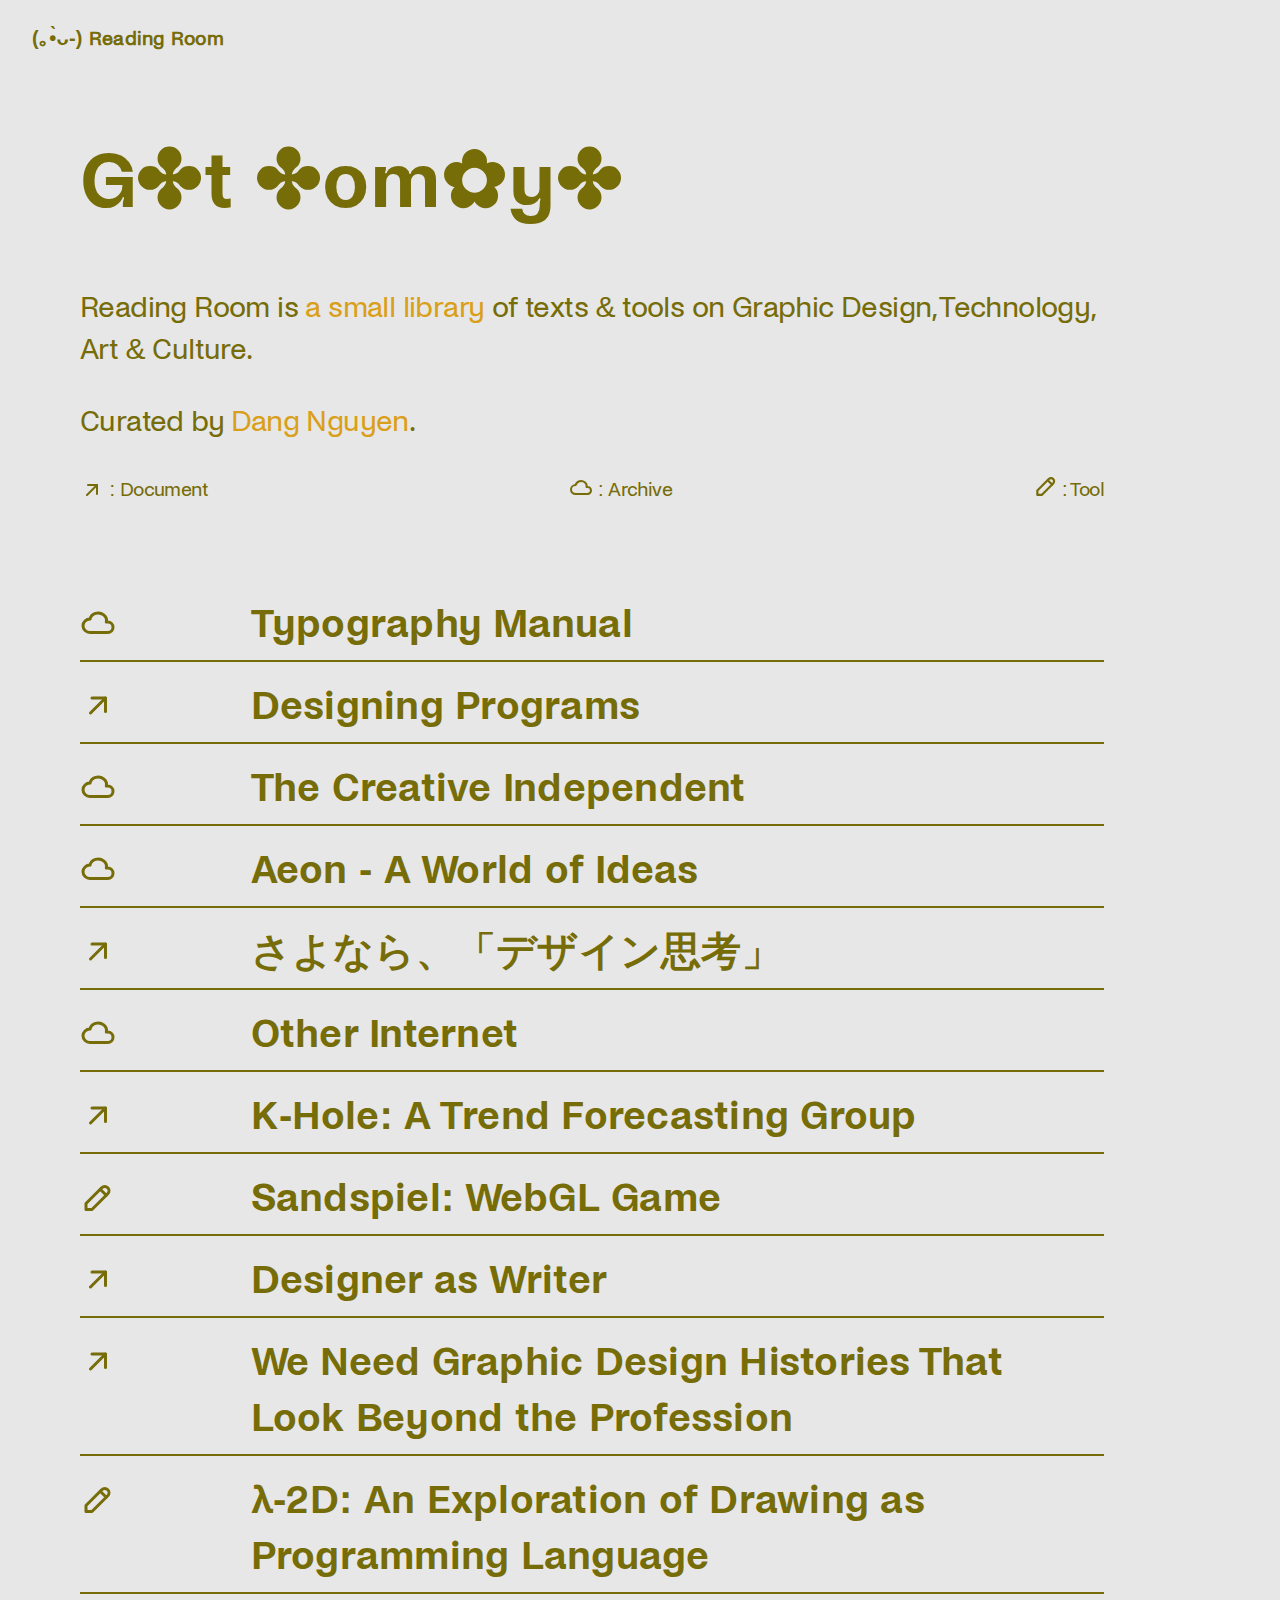
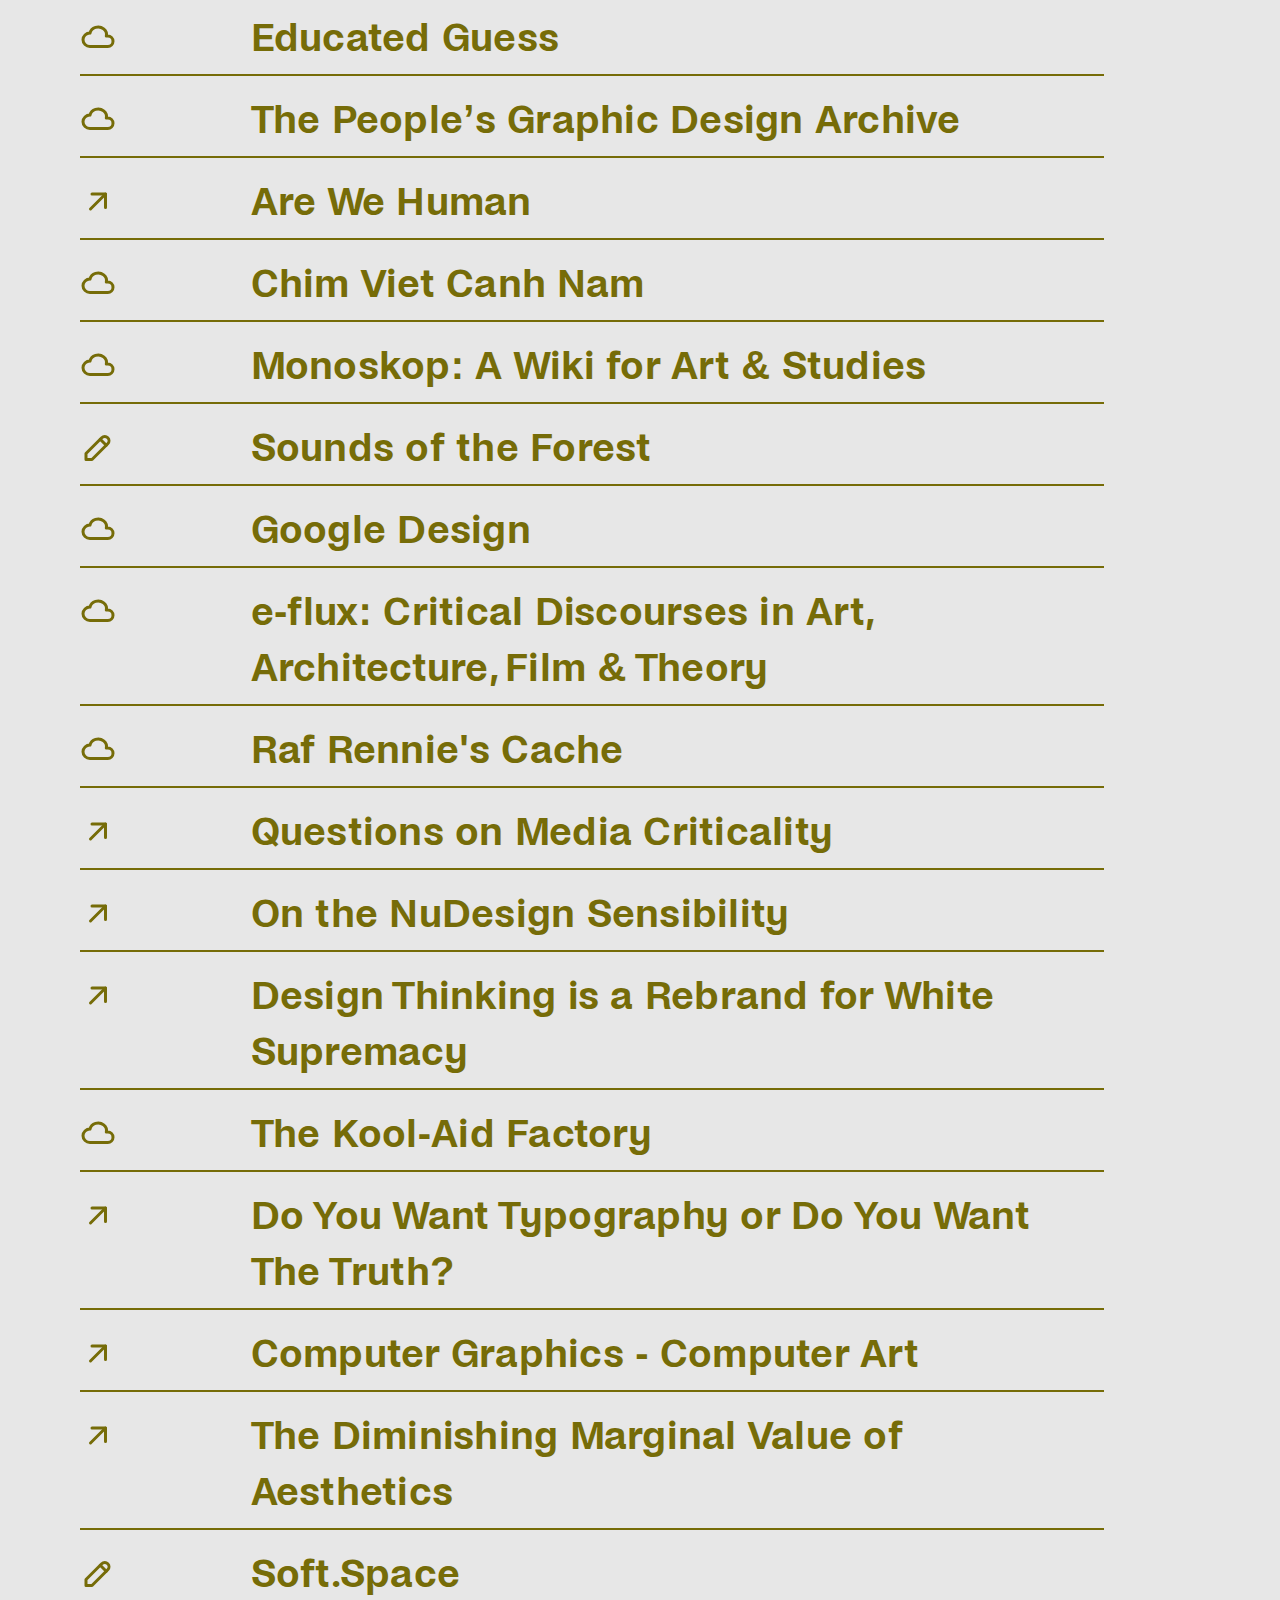
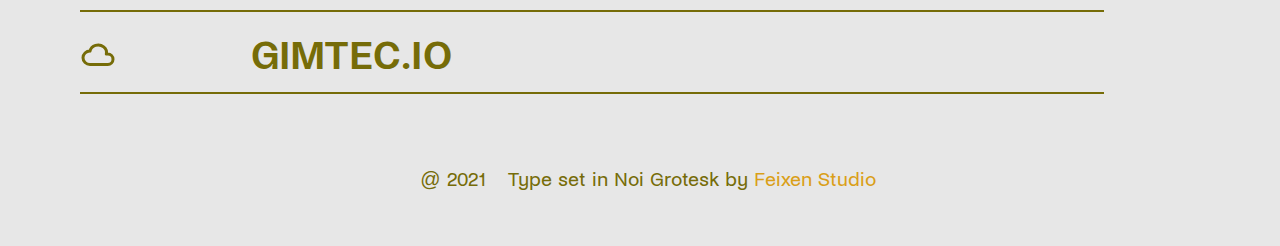
<file: index.html>
<!DOCTYPE html>
<html class="antialiased js bg-cream text-moss" lang="en">
    <head>
        <meta charset="utf-8">
        <meta name="viewport" content="width=device-width,initial-scale=1">
        <script>document.documentElement.className=document.documentElement.className.replace(/\bno-js\b/,'js');</script>
        <link rel="icon" href="https://dagnng.github.io/tld/favicon/favicon.png" type="image/png">
        <link rel="apple-touch-icon" sizes="128x128" href="https://dagnng.github.io/tld/favicon/icon-120.png">
        <link rel="apple-touch-icon" sizes="180x180" href="https://dagnng.github.io/tld/favicon/icon-180.png">
        <link rel="manifest" href="/manifest.json">
        <meta property="og:title" content="Reading Room">
        <meta property="og:description" content="Reading Room">
        <meta property="og:type" content="website">
        <meta property="og:url" content="https://dagnng.github.io/tld/">
        <meta property="og:site_name" content="Reading Room">
        <link rel="stylesheet" href="https://dagnng.github.io/tld/css/normalize.css">
        <title>Reading Room</title>
        
    </head>
   
    <body class="flex flex-col min-h-screen">
        <a href="#start" class="sr-only">Jump to content</a>
        <header class="w-full py-8 px-6 sm:px-8 font-normal">
        <nav class="block flex items-center flex-wrap">
            <a class="flex items-center header-title">
            <span class="font-semibold text-xl md:text-2xl lg:text-2xl "> (｡•̀ᴗ-) Reading Room</span></a></nav>
        </header>
    <main id="start" class="flex-1 pb-8 pt-12 sm:px-8 px-6 w-full max-w-6xl h-entry leading-tight tracking-tight text-2xl sm:text-4xl">
        <article class="container md:max-w-5xl">
            <div class="text-2xl sm:text-3xl leading-tight content">
                <h1 class="text-5xl md:text-6xl font-semibold mb-12"><div class="text-decode">Get comfy, read with me!</div></h1>
                <script type="text/javascript">
                    class TextScramble {
                    constructor(el){
                    this.el = el;
                    this.chars = '✿✤✦♪';
                    this.update = this.update.bind(this);
                    }
  
                    setText(newText){
                    const oldText = this.el.innerText;
                    const length = Math.max(newText.length);
                    const promise = new Promise((resolve)=>this.resolve = resolve);
    
                    this.queue = [];
                    for(let i = 0;i<length;i++){
                    const from = oldText[i] || '';
                    const to  = newText[i] || '';
                    const start = Math.floor(Math.random()*70);
                    const end = Math.floor(Math.random()*70) + start;
                    this.queue.push({from,to,start,end});
                    }
    
                    cancelAnimationFrame(this.frameRequest);
                    this.frame = 0;
                    this.update();
                    return promise;
                     }
  
                    update(){
                    let output = '';
                    let complete = 0;
                    for(let i=0,n=this.queue.length;i<n;i++){
                    let {from,to,start,end,char} = this.queue[i];
      
                    if(this.frame >= end){
                    complete++;
                    output += to;
                    }else if(this.frame >= start){
                    if(!char || Math.random() < 0.1){char = this.randomChar();this.queue[i].char = char;}
                    output += `<span class='dud'>${char}</span>`;
                    }else {
                    output += from;
                    }
                    }
                    this.el.innerHTML = output;
                    if(complete === this.queue.length){this.resolve();}else{
                    this.frameRequest = requestAnimationFrame(this.update);this.frame++;}
                    }
  
                    randomChar(){
                    return this.chars[Math.floor(Math.random() * this.chars.length)]
                    }
                    }

                    const phrases = [
  'Get comfy,',
  'Read with me!',
  '快適になって、',
  '一緒に読んでおこう。'
 
]

                    const el = document.querySelector('.text-decode');
                    const fx = new TextScramble(el);

                    let counter = 0;
                    const next = () => {
                    fx.setText(phrases[counter]).then(()=>{
                    setTimeout(next,800)
                    })
                    counter = (counter+1) % phrases.length
                    }

                    next()
                </script>
                <p> Reading Room is <a href="">a small library</a> of texts & tools on Graphic Design, Technology, Art & Culture.</p>
                    
                <p>Curated by   
                <a href="https://dagnng.site"/>Dang Nguyen</a>.</p>
                
            </div>
            <div class="text-xl sm:text-xl leading-tight content sub">
                <span><svg xmlns="http://www.w3.org/2000/svg" class="icon icon-tabler icon-tabler-arrow-up-right" width="24" height="24" viewBox="0 -6 24 24" stroke-width="2" stroke="currentColor" fill="none" stroke-linecap="round" stroke-linejoin="round">
                    <path stroke="none" d="M0 0h24v24H0z" fill="none"></path>
                    <line x1="17" y1="7" x2="7" y2="17"></line>
                    <polyline points="8 7 17 7 17 16"></polyline>
                 </svg> : Document</span>
                 <span><svg xmlns="http://www.w3.org/2000/svg" class="icon icon-tabler icon-tabler-cloud" width="24" height="24" viewBox="0 -3 24 22" stroke-width="2" stroke="currentColor" fill="none" stroke-linecap="round" stroke-linejoin="round">
                    <path stroke="none" d="M0 0h24v24H0z" fill="none"></path>
                    <path d="M6.657 18c-2.572 0 -4.657 -2.007 -4.657 -4.483c0 -2.475 2.085 -4.482 4.657 -4.482c.393 -1.762 1.794 -3.2 3.675 -3.773c1.88 -.572 3.956 -.193 5.444 .996c1.488 1.19 2.162 3.007 1.77 4.769h.99c1.913 0 3.464 1.56 3.464 3.486c0 1.927 -1.551 3.487 -3.465 3.487h-11.878"></path>
                 </svg> : Archive</span>
                 <span><svg xmlns="http://www.w3.org/2000/svg" class="icon icon-tabler icon-tabler-pencil" width="24" height="24" viewBox="0 0 22 20" stroke-width="2" stroke="currentColor" fill="none" stroke-linecap="round" stroke-linejoin="round">
                    <path stroke="none" d="M0 0h24v24H0z" fill="none"></path>
                    <path d="M4 20h4l10.5 -10.5a1.5 1.5 0 0 0 -4 -4l-10.5 10.5v4"></path>
                    <line x1="13.5" y1="6.5" x2="17.5" y2="10.5"></line>
                 </svg> : Tool</span>
            </div>
        <ul class="mt-16">
            <li class="mb-4">
                <a href="typography.html" target=”_blank” class="summary-link no-underline" title="Typography Manual">
                 <section class="sm:grid sm:grid-rows-1 sm:grid-cols-6 border-b-2 first:border-t-2">
                <div class="sm:col-span-1 text-sm sm:text-2xl md:text-4xl mb-1 sm:mb-0 mr-2 sm:align-right font-semibold"><svg xmlns="http://www.w3.org/2000/svg" class="icon icon-tabler icon-tabler-cloud" width="36" height="36" viewBox="0 -3 24 24" stroke-width="2" stroke="currentColor" fill="none" stroke-linecap="round" stroke-linejoin="round">
                    <path stroke="none" d="M0 0h24v24H0z" fill="none"></path>
                    <path d="M6.657 18c-2.572 0 -4.657 -2.007 -4.657 -4.483c0 -2.475 2.085 -4.482 4.657 -4.482c.393 -1.762 1.794 -3.2 3.675 -3.773c1.88 -.572 3.956 -.193 5.444 .996c1.488 1.19 2.162 3.007 1.77 4.769h.99c1.913 0 3.464 1.56 3.464 3.486c0 1.927 -1.551 3.487 -3.465 3.487h-11.878"></path>
                 </svg></div>
                <h2 class="mb-2 sm:col-span-5 text-2xl md:text-4xl inline-block font-semibold">Typography Manual</h2></section></a></li>
            <li class="mb-4">
                <a href="https://designingprograms.bitbucket.io/index.html" target=”_blank” class="summary-link no-underline" title="Designing Programs">
                <section class="sm:grid sm:grid-rows-1 sm:grid-cols-6 border-b-2 first:border-t-2">
                <div class="sm:col-span-1 text-sm sm:text-2xl md:text-4xl mb-1 sm:mb-0 mr-2 sm:align-right font-semibold"><svg xmlns="http://www.w3.org/2000/svg" class="icon icon-tabler icon-tabler-arrow-up-right" width="36" height="36" viewBox="0 -3 24 24" stroke-width="2" stroke="currentColor" fill="none" stroke-linecap="round" stroke-linejoin="round">
                    <path stroke="none" d="M0 0h24v24H0z" fill="none"></path>
                    <line x1="17" y1="7" x2="7" y2="17"></line>
                    <polyline points="8 7 17 7 17 16"></polyline>
                 </svg></div>
                <h2 class="mb-2 sm:col-span-5 text-2xl md:text-4xl inline-block font-semibold">Designing Programs</h2></section></a></li>
            <li class="mb-4">
                <a href="https://thecreativeindependent.com/" target=”_blank” class="summary-link no-underline" title="The Creative Independent">
                 <section class="sm:grid sm:grid-rows-1 sm:grid-cols-6 border-b-2 first:border-t-2">
                <div class="sm:col-span-1 text-sm sm:text-2xl md:text-4xl mb-1 sm:mb-0 mr-2 sm:align-right font-semibold"><svg xmlns="http://www.w3.org/2000/svg" class="icon icon-tabler icon-tabler-cloud" width="36" height="36" viewBox="0 -3 24 24" stroke-width="2" stroke="currentColor" fill="none" stroke-linecap="round" stroke-linejoin="round">
                    <path stroke="none" d="M0 0h24v24H0z" fill="none"></path>
                    <path d="M6.657 18c-2.572 0 -4.657 -2.007 -4.657 -4.483c0 -2.475 2.085 -4.482 4.657 -4.482c.393 -1.762 1.794 -3.2 3.675 -3.773c1.88 -.572 3.956 -.193 5.444 .996c1.488 1.19 2.162 3.007 1.77 4.769h.99c1.913 0 3.464 1.56 3.464 3.486c0 1.927 -1.551 3.487 -3.465 3.487h-11.878"></path>
                 </svg></div>
                <h2 class="mb-2 sm:col-span-5 text-2xl md:text-4xl inline-block font-semibold">The Creative Independent</h2></section></a></li>
            <li class="mb-4">
                <a href="https://aeon.co/" target=”_blank” class="summary-link no-underline" title="Aeon - A World of Ideas">
                <section class="sm:grid sm:grid-rows-1 sm:grid-cols-6 border-b-2 first:border-t-2">
                <div class="sm:col-span-1 text-sm sm:text-2xl md:text-4xl mb-1 sm:mb-0 mr-2 sm:align-right font-semibold"><svg xmlns="http://www.w3.org/2000/svg" class="icon icon-tabler icon-tabler-cloud" width="36" height="36" viewBox="0 -3 24 24" stroke-width="2" stroke="currentColor" fill="none" stroke-linecap="round" stroke-linejoin="round">
                    <path stroke="none" d="M0 0h24v24H0z" fill="none"></path>
                    <path d="M6.657 18c-2.572 0 -4.657 -2.007 -4.657 -4.483c0 -2.475 2.085 -4.482 4.657 -4.482c.393 -1.762 1.794 -3.2 3.675 -3.773c1.88 -.572 3.956 -.193 5.444 .996c1.488 1.19 2.162 3.007 1.77 4.769h.99c1.913 0 3.464 1.56 3.464 3.486c0 1.927 -1.551 3.487 -3.465 3.487h-11.878"></path>
                 </svg></div>
                <h2 class="mb-2 sm:col-span-5 text-2xl md:text-4xl inline-block font-semibold">Aeon - A World of Ideas</h2></section></a></li>
            <li class="mb-4">
                <a href="https://note.com/kesikijp/n/nbe251c95f80c" target=”_blank” class="summary-link no-underline" title="さよなら、「デザイン思考」">
                <section class="sm:grid sm:grid-rows-1 sm:grid-cols-6 border-b-2 first:border-t-2">
                <div class="sm:col-span-1 text-sm sm:text-2xl md:text-4xl mb-1 sm:mb-0 mr-2 sm:align-right font-semibold"><svg xmlns="http://www.w3.org/2000/svg" class="icon icon-tabler icon-tabler-arrow-up-right" width="36" height="36" viewBox="0 -3 24 24" stroke-width="2" stroke="currentColor" fill="none" stroke-linecap="round" stroke-linejoin="round">
                    <path stroke="none" d="M0 0h24v24H0z" fill="none"></path>
                    <line x1="17" y1="7" x2="7" y2="17"></line>
                    <polyline points="8 7 17 7 17 16"></polyline>
                 </svg></div>
                <h2 class="mb-2 sm:col-span-5 text-2xl md:text-4xl inline-block font-semibold">さよなら、「デザイン思考」</h2></section></a></li>
            <li class="mb-4">
                <a href="https://otherinter.net/"target=”_blank” class="summary-link no-underline" title="Other Internet">
                <section class="sm:grid sm:grid-rows-1 sm:grid-cols-6 border-b-2 first:border-t-2">
                <div class="sm:col-span-1 text-sm sm:text-2xl md:text-4xl mb-1 sm:mb-0 mr-2 sm:align-right font-semibold"><svg xmlns="http://www.w3.org/2000/svg" class="icon icon-tabler icon-tabler-cloud" width="36" height="36" viewBox="0 -3 24 24" stroke-width="2" stroke="currentColor" fill="none" stroke-linecap="round" stroke-linejoin="round">
                    <path stroke="none" d="M0 0h24v24H0z" fill="none"></path>
                    <path d="M6.657 18c-2.572 0 -4.657 -2.007 -4.657 -4.483c0 -2.475 2.085 -4.482 4.657 -4.482c.393 -1.762 1.794 -3.2 3.675 -3.773c1.88 -.572 3.956 -.193 5.444 .996c1.488 1.19 2.162 3.007 1.77 4.769h.99c1.913 0 3.464 1.56 3.464 3.486c0 1.927 -1.551 3.487 -3.465 3.487h-11.878"></path>
                 </svg></div>
                <h2 class="mb-2 sm:col-span-5 text-2xl md:text-4xl inline-block font-semibold">Other Internet</h2></section></a></li>
            <li class="mb-4">
                <a href="http://khole.net/"target=”_blank” class="summary-link no-underline" title="K-Hole">
                <section class="sm:grid sm:grid-rows-1 sm:grid-cols-6 border-b-2 first:border-t-2">
                <div class="sm:col-span-1 text-sm sm:text-2xl md:text-4xl mb-1 sm:mb-0 mr-2 sm:align-right font-semibold"><svg xmlns="http://www.w3.org/2000/svg" class="icon icon-tabler icon-tabler-arrow-up-right" width="36" height="36" viewBox="0 -3 24 24" stroke-width="2" stroke="currentColor" fill="none" stroke-linecap="round" stroke-linejoin="round">
                    <path stroke="none" d="M0 0h24v24H0z" fill="none"></path>
                    <line x1="17" y1="7" x2="7" y2="17"></line>
                    <polyline points="8 7 17 7 17 16"></polyline>
                 </svg></div>
                <h2 class="mb-2 sm:col-span-5 text-2xl md:text-4xl inline-block font-semibold">K-Hole: A Trend Forecasting Group</h2></section></a></li>
            <li class="mb-4">
                <a href="https://sandspiel.club/#"target=”_blank” class="summary-link no-underline" title="Sandspiel.Club">
                <section class="sm:grid sm:grid-rows-1 sm:grid-cols-6 border-b-2 first:border-t-2">
                <div class="sm:col-span-1 text-sm sm:text-2xl md:text-4xl mb-1 sm:mb-0 mr-2 sm:align-right font-semibold"><svg xmlns="http://www.w3.org/2000/svg" class="icon icon-tabler icon-tabler-pencil" width="36" height="36" viewBox="0 -3 24 24" stroke-width="2" stroke="currentColor" fill="none" stroke-linecap="round" stroke-linejoin="round">
                    <path stroke="none" d="M0 0h24v24H0z" fill="none"></path>
                    <path d="M4 20h4l10.5 -10.5a1.5 1.5 0 0 0 -4 -4l-10.5 10.5v4"></path>
                    <line x1="13.5" y1="6.5" x2="17.5" y2="10.5"></line>
                 </svg></div>
                <h2 class="mb-2 sm:col-span-5 text-2xl md:text-4xl inline-block font-semibold">Sandspiel: WebGL Game</h2></section></a></li>
            <li class="mb-4">
                <a href="https://stasaki.com/designer-as-writer/"target=”_blank” class="summary-link no-underline" title="Designer as Writer">
                <section class="sm:grid sm:grid-rows-1 sm:grid-cols-6 border-b-2 first:border-t-2">
                <div class="sm:col-span-1 text-sm sm:text-2xl md:text-4xl mb-1 sm:mb-0 mr-2 sm:align-right font-semibold"><svg xmlns="http://www.w3.org/2000/svg" class="icon icon-tabler icon-tabler-arrow-up-right" width="36" height="36" viewBox="0 -3 24 24" stroke-width="2" stroke="currentColor" fill="none" stroke-linecap="round" stroke-linejoin="round">
                    <path stroke="none" d="M0 0h24v24H0z" fill="none"></path>
                    <line x1="17" y1="7" x2="7" y2="17"></line>
                    <polyline points="8 7 17 7 17 16"></polyline>
                 </svg></div>
                <h2 class="mb-2 sm:col-span-5 text-2xl md:text-4xl inline-block font-semibold">Designer as Writer</h2></section></a></li>
            <li class="mb-4">
                <a href="https://eyeondesign.aiga.org/we-need-graphic-design-histories-that-look-beyond-the-profession/"target=”_blank” class="summary-link no-underline" title="We Need Graphic Design Histories That Look Beyond the Profession">
                <section class="sm:grid sm:grid-rows-1 sm:grid-cols-6 border-b-2 first:border-t-2">
                <div class="sm:col-span-1 text-sm sm:text-2xl md:text-4xl mb-1 sm:mb-0 mr-2 sm:align-right font-semibold"><svg xmlns="http://www.w3.org/2000/svg" class="icon icon-tabler icon-tabler-arrow-up-right" width="36" height="36" viewBox="0 -3 24 24" stroke-width="2" stroke="currentColor" fill="none" stroke-linecap="round" stroke-linejoin="round">
                    <path stroke="none" d="M0 0h24v24H0z" fill="none"></path>
                    <line x1="17" y1="7" x2="7" y2="17"></line>
                    <polyline points="8 7 17 7 17 16"></polyline>
                 </svg></div>
                <h2 class="mb-2 sm:col-span-5 text-2xl md:text-4xl inline-block font-semibold">We Need Graphic Design Histories That Look Beyond the Profession</h2></section></a></li>
            <li class="mb-4">
                <a href="https://l-2d.glitch.me/"target=”_blank” class="summary-link no-underline" title="λ-2D: An Exploration of Drawing as Programming Language">
                <section class="sm:grid sm:grid-rows-1 sm:grid-cols-6 border-b-2 first:border-t-2">
                <div class="sm:col-span-1 text-sm sm:text-2xl md:text-4xl mb-1 sm:mb-0 mr-2 sm:align-right font-semibold"><svg xmlns="http://www.w3.org/2000/svg" class="icon icon-tabler icon-tabler-pencil" width="36" height="36" viewBox="0 -3 24 24" stroke-width="2" stroke="currentColor" fill="none" stroke-linecap="round" stroke-linejoin="round">
                    <path stroke="none" d="M0 0h24v24H0z" fill="none"></path>
                    <path d="M4 20h4l10.5 -10.5a1.5 1.5 0 0 0 -4 -4l-10.5 10.5v4"></path>
                    <line x1="13.5" y1="6.5" x2="17.5" y2="10.5"></line>
                 </svg></div>
                <h2 class="mb-2 sm:col-span-5 text-2xl md:text-4xl inline-block font-semibold">λ-2D: An Exploration of Drawing as Programming Language</h2></section></a></li>
            <li class="mb-4">
                <a href="https://www.educated--guess.com/"target=”_blank” class="summary-link no-underline" title="Educated Guess">
                <section class="sm:grid sm:grid-rows-1 sm:grid-cols-6 border-b-2 first:border-t-2">
                <div class="sm:col-span-1 text-sm sm:text-2xl md:text-4xl mb-1 sm:mb-0 mr-2 sm:align-right font-semibold"><svg xmlns="http://www.w3.org/2000/svg" class="icon icon-tabler icon-tabler-cloud" width="36" height="36" viewBox="0 -3 24 24" stroke-width="2" stroke="currentColor" fill="none" stroke-linecap="round" stroke-linejoin="round">
                    <path stroke="none" d="M0 0h24v24H0z" fill="none"></path>
                    <path d="M6.657 18c-2.572 0 -4.657 -2.007 -4.657 -4.483c0 -2.475 2.085 -4.482 4.657 -4.482c.393 -1.762 1.794 -3.2 3.675 -3.773c1.88 -.572 3.956 -.193 5.444 .996c1.488 1.19 2.162 3.007 1.77 4.769h.99c1.913 0 3.464 1.56 3.464 3.486c0 1.927 -1.551 3.487 -3.465 3.487h-11.878"></path>
                 </svg></div>
                <h2 class="mb-2 sm:col-span-5 text-2xl md:text-4xl inline-block font-semibold">Educated Guess</h2>
                </section></a></li>
            <li class="mb-4">
                <a href="https://www.notion.so/peoplesgraphicdesignarchive/The-People-s-Graphic-Design-Archive-757ec0c3b26d4d458451bd7ad66c445c"target=”_blank” class="summary-link no-underline" title="The People’s Graphic Design Archive">
                <section class="sm:grid sm:grid-rows-1 sm:grid-cols-6 border-b-2 first:border-t-2">
                <div class="sm:col-span-1 text-sm sm:text-2xl md:text-4xl mb-1 sm:mb-0 mr-2 sm:align-right font-semibold"><svg xmlns="http://www.w3.org/2000/svg" class="icon icon-tabler icon-tabler-cloud" width="36" height="36" viewBox="0 -3 24 24" stroke-width="2" stroke="currentColor" fill="none" stroke-linecap="round" stroke-linejoin="round">
                    <path stroke="none" d="M0 0h24v24H0z" fill="none"></path>
                    <path d="M6.657 18c-2.572 0 -4.657 -2.007 -4.657 -4.483c0 -2.475 2.085 -4.482 4.657 -4.482c.393 -1.762 1.794 -3.2 3.675 -3.773c1.88 -.572 3.956 -.193 5.444 .996c1.488 1.19 2.162 3.007 1.77 4.769h.99c1.913 0 3.464 1.56 3.464 3.486c0 1.927 -1.551 3.487 -3.465 3.487h-11.878"></path>
                 </svg></div>
                <h2 class="mb-2 sm:col-span-5 text-2xl md:text-4xl inline-block font-semibold">The People’s Graphic Design Archive</h2></section></a></li>
            <li class="mb-4">
                <a href="https://drive.google.com/file/d/1--wfG5jy_6KquiYPcMGLK8HtdxBoakWr/view?usp=sharing"target=”_blank” class="summary-link no-underline" title="Are We Human">
                <section class="sm:grid sm:grid-rows-1 sm:grid-cols-6 border-b-2 first:border-t-2">
                <div class="sm:col-span-1 text-sm sm:text-2xl md:text-4xl mb-1 sm:mb-0 mr-2 sm:align-right font-semibold"><svg xmlns="http://www.w3.org/2000/svg" class="icon icon-tabler icon-tabler-arrow-up-right" width="36" height="36" viewBox="0 -3 24 24" stroke-width="2" stroke="currentColor" fill="none" stroke-linecap="round" stroke-linejoin="round">
                    <path stroke="none" d="M0 0h24v24H0z" fill="none"></path>
                    <line x1="17" y1="7" x2="7" y2="17"></line>
                    <polyline points="8 7 17 7 17 16"></polyline>
                 </svg></div>
                <h2 class="mb-2 sm:col-span-5 text-2xl md:text-4xl inline-block font-semibold">Are We Human</h2></section></a></li>
            <li class="mb-4">
                <a href="http://chimviet.free.fr/index2.htm"target=”_blank” class="summary-link no-underline" title="Chim Viet Canh Nam">
                <section class="sm:grid sm:grid-rows-1 sm:grid-cols-6 border-b-2 first:border-t-2">
                <div class="sm:col-span-1 text-sm sm:text-2xl md:text-4xl mb-1 sm:mb-0 mr-2 sm:align-right font-semibold"><svg xmlns="http://www.w3.org/2000/svg" class="icon icon-tabler icon-tabler-cloud" width="36" height="36" viewBox="0 -3 24 24" stroke-width="2" stroke="currentColor" fill="none" stroke-linecap="round" stroke-linejoin="round">
                    <path stroke="none" d="M0 0h24v24H0z" fill="none"></path>
                    <path d="M6.657 18c-2.572 0 -4.657 -2.007 -4.657 -4.483c0 -2.475 2.085 -4.482 4.657 -4.482c.393 -1.762 1.794 -3.2 3.675 -3.773c1.88 -.572 3.956 -.193 5.444 .996c1.488 1.19 2.162 3.007 1.77 4.769h.99c1.913 0 3.464 1.56 3.464 3.486c0 1.927 -1.551 3.487 -3.465 3.487h-11.878"></path>
                 </svg></div>
                <h2 class="mb-2 sm:col-span-5 text-2xl md:text-4xl inline-block font-semibold">Chim Viet Canh Nam</h2></section></a></li>
            <li class="mb-4">
                <a href="https://monoskop.org/Monoskop"target=”_blank” class="summary-link no-underline" title="Monoskop: A Wiki for Art & Studies">
                <section class="sm:grid sm:grid-rows-1 sm:grid-cols-6 border-b-2 first:border-t-2">
                <div class="sm:col-span-1 text-sm sm:text-2xl md:text-4xl mb-1 sm:mb-0 mr-2 sm:align-right font-semibold"><svg xmlns="http://www.w3.org/2000/svg" class="icon icon-tabler icon-tabler-cloud" width="36" height="36" viewBox="0 -3 24 24" stroke-width="2" stroke="currentColor" fill="none" stroke-linecap="round" stroke-linejoin="round">
                    <path stroke="none" d="M0 0h24v24H0z" fill="none"></path>
                    <path d="M6.657 18c-2.572 0 -4.657 -2.007 -4.657 -4.483c0 -2.475 2.085 -4.482 4.657 -4.482c.393 -1.762 1.794 -3.2 3.675 -3.773c1.88 -.572 3.956 -.193 5.444 .996c1.488 1.19 2.162 3.007 1.77 4.769h.99c1.913 0 3.464 1.56 3.464 3.486c0 1.927 -1.551 3.487 -3.465 3.487h-11.878"></path>
                 </svg></div>
                <h2 class="mb-2 sm:col-span-5 text-2xl md:text-4xl inline-block font-semibold">Monoskop: A Wiki for Art & Studies</h2></section></a></li>
            <li class="mb-4">
                <a href="https://timberfestival.org.uk/soundsoftheforest-soundmap/"target=”_blank” class="summary-link no-underline" title="Sounds of the Forest">
                <section class="sm:grid sm:grid-rows-1 sm:grid-cols-6 border-b-2 first:border-t-2">
                <div class="sm:col-span-1 text-sm sm:text-2xl md:text-4xl mb-1 sm:mb-0 mr-2 sm:align-right font-semibold"><svg xmlns="http://www.w3.org/2000/svg" class="icon icon-tabler icon-tabler-pencil" width="36" height="36" viewBox="0 -3 24 24" stroke-width="2" stroke="currentColor" fill="none" stroke-linecap="round" stroke-linejoin="round">
                    <path stroke="none" d="M0 0h24v24H0z" fill="none"></path>
                    <path d="M4 20h4l10.5 -10.5a1.5 1.5 0 0 0 -4 -4l-10.5 10.5v4"></path>
                    <line x1="13.5" y1="6.5" x2="17.5" y2="10.5"></line>
                 </svg></div>
                <h2 class="mb-2 sm:col-span-5 text-2xl md:text-4xl inline-block font-semibold">Sounds of the Forest</h2>
                </section></a></li>
            <li class="mb-4">
                <a href="https://design.google/"target=”_blank” class="summary-link no-underline" title="Google Design">
                <section class="sm:grid sm:grid-rows-1 sm:grid-cols-6 border-b-2 first:border-t-2">
                <div class="sm:col-span-1 text-sm sm:text-2xl md:text-4xl mb-1 sm:mb-0 mr-2 sm:align-right font-semibold"><svg xmlns="http://www.w3.org/2000/svg" class="icon icon-tabler icon-tabler-cloud" width="36" height="36" viewBox="0 -3 24 24" stroke-width="2" stroke="currentColor" fill="none" stroke-linecap="round" stroke-linejoin="round">
                    <path stroke="none" d="M0 0h24v24H0z" fill="none"></path>
                    <path d="M6.657 18c-2.572 0 -4.657 -2.007 -4.657 -4.483c0 -2.475 2.085 -4.482 4.657 -4.482c.393 -1.762 1.794 -3.2 3.675 -3.773c1.88 -.572 3.956 -.193 5.444 .996c1.488 1.19 2.162 3.007 1.77 4.769h.99c1.913 0 3.464 1.56 3.464 3.486c0 1.927 -1.551 3.487 -3.465 3.487h-11.878"></path>
                 </svg></div>
                <h2 class="mb-2 sm:col-span-5 text-2xl md:text-4xl inline-block font-semibold">Google Design</h2></section></a></li>
            <li class="mb-4">
                <a href="https://www.e-flux.com/"target=”_blank” class="summary-link no-underline" title="e-flux: Critical Discourses in Art, Architecture, Film & Theory">
                <section class="sm:grid sm:grid-rows-1 sm:grid-cols-6 border-b-2 first:border-t-2">
                <div class="sm:col-span-1 text-sm sm:text-2xl md:text-4xl mb-1 sm:mb-0 mr-2 sm:align-right font-semibold"><svg xmlns="http://www.w3.org/2000/svg" class="icon icon-tabler icon-tabler-cloud" width="36" height="36" viewBox="0 -3 24 24" stroke-width="2" stroke="currentColor" fill="none" stroke-linecap="round" stroke-linejoin="round">
                    <path stroke="none" d="M0 0h24v24H0z" fill="none"></path>
                    <path d="M6.657 18c-2.572 0 -4.657 -2.007 -4.657 -4.483c0 -2.475 2.085 -4.482 4.657 -4.482c.393 -1.762 1.794 -3.2 3.675 -3.773c1.88 -.572 3.956 -.193 5.444 .996c1.488 1.19 2.162 3.007 1.77 4.769h.99c1.913 0 3.464 1.56 3.464 3.486c0 1.927 -1.551 3.487 -3.465 3.487h-11.878"></path>
                 </svg></div>
                <h2 class="mb-2 sm:col-span-5 text-2xl md:text-4xl inline-block font-semibold">e-flux: Critical Discourses in Art, Architecture, Film & Theory</h2></section></a></li>
            <li class="mb-4">
                <a href="https://cache.rafrennie.com/"target=”_blank” class="summary-link no-underline" title="Raf Rennie's Cache">
                <section class="sm:grid sm:grid-rows-1 sm:grid-cols-6 border-b-2 first:border-t-2">
                <div class="sm:col-span-1 text-sm sm:text-2xl md:text-4xl mb-1 sm:mb-0 mr-2 sm:align-right font-semibold"><svg xmlns="http://www.w3.org/2000/svg" class="icon icon-tabler icon-tabler-cloud" width="36" height="36" viewBox="0 -3 24 24" stroke-width="2" stroke="currentColor" fill="none" stroke-linecap="round" stroke-linejoin="round">
                    <path stroke="none" d="M0 0h24v24H0z" fill="none"></path>
                    <path d="M6.657 18c-2.572 0 -4.657 -2.007 -4.657 -4.483c0 -2.475 2.085 -4.482 4.657 -4.482c.393 -1.762 1.794 -3.2 3.675 -3.773c1.88 -.572 3.956 -.193 5.444 .996c1.488 1.19 2.162 3.007 1.77 4.769h.99c1.913 0 3.464 1.56 3.464 3.486c0 1.927 -1.551 3.487 -3.465 3.487h-11.878"></path>
                 </svg></div>
                <h2 class="mb-2 sm:col-span-5 text-2xl md:text-4xl inline-block font-semibold">Raf Rennie's Cache</h2></section></a></li>
            <li class="mb-4">
                <a href="https://threequestions.ixdm.ch/"target=”_blank” class="summary-link no-underline" title="Questions on Media Criticality">
                <section class="sm:grid sm:grid-rows-1 sm:grid-cols-6 border-b-2 first:border-t-2">
                <div class="sm:col-span-1 text-sm sm:text-2xl md:text-4xl mb-1 sm:mb-0 mr-2 sm:align-right font-semibold"><svg xmlns="http://www.w3.org/2000/svg" class="icon icon-tabler icon-tabler-arrow-up-right" width="36" height="36" viewBox="0 -3 24 24" stroke-width="2" stroke="currentColor" fill="none" stroke-linecap="round" stroke-linejoin="round">
                    <path stroke="none" d="M0 0h24v24H0z" fill="none"></path>
                    <line x1="17" y1="7" x2="7" y2="17"></line>
                    <polyline points="8 7 17 7 17 16"></polyline>
                 </svg></div>
                <h2 class="mb-2 sm:col-span-5 text-2xl md:text-4xl inline-block font-semibold">Questions on Media Criticality</h2></section></a></li>
            <li class="mb-4">
                <a href="https://adasokol.com/on-the-nudesign-sensibility/"target=”_blank” class="summary-link no-underline" title="On the NuDesign Sensibility">
                <section class="sm:grid sm:grid-rows-1 sm:grid-cols-6 border-b-2 first:border-t-2">
                <div class="sm:col-span-1 text-sm sm:text-2xl md:text-4xl mb-1 sm:mb-0 mr-2 sm:align-right font-semibold"><svg xmlns="http://www.w3.org/2000/svg" class="icon icon-tabler icon-tabler-arrow-up-right" width="36" height="36" viewBox="0 -3 24 24" stroke-width="2" stroke="currentColor" fill="none" stroke-linecap="round" stroke-linejoin="round">
                    <path stroke="none" d="M0 0h24v24H0z" fill="none"></path>
                    <line x1="17" y1="7" x2="7" y2="17"></line>
                    <polyline points="8 7 17 7 17 16"></polyline>
                 </svg></div>
                <h2 class="mb-2 sm:col-span-5 text-2xl md:text-4xl inline-block font-semibold">On the NuDesign Sensibility</h2></section></a></li>
            <li class="mb-4">
                <a href="https://medium.com/@dabuzon/design-thinking-is-a-rebrand-for-white-supremacy-b3d31aa55831"target=”_blank” class="summary-link no-underline" title="Design Thinking is a Rebrand for White Supremacy">
                <section class="sm:grid sm:grid-rows-1 sm:grid-cols-6 border-b-2 first:border-t-2">
                <div class="sm:col-span-1 text-sm sm:text-2xl md:text-4xl mb-1 sm:mb-0 mr-2 sm:align-right font-semibold"><svg xmlns="http://www.w3.org/2000/svg" class="icon icon-tabler icon-tabler-arrow-up-right" width="36" height="36" viewBox="0 -3 24 24" stroke-width="2" stroke="currentColor" fill="none" stroke-linecap="round" stroke-linejoin="round">
                    <path stroke="none" d="M0 0h24v24H0z" fill="none"></path>
                    <line x1="17" y1="7" x2="7" y2="17"></line>
                    <polyline points="8 7 17 7 17 16"></polyline>
                 </svg></div>
                <h2 class="mb-2 sm:col-span-5 text-2xl md:text-4xl inline-block font-semibold">Design Thinking is a Rebrand for White Supremacy</h2></section></a></li>
            <li class="mb-4">
                <a href="https://koolaidfactory.com/"target=”_blank” class="summary-link no-underline" title="The Kool-Aid Factory">
                <section class="sm:grid sm:grid-rows-1 sm:grid-cols-6 border-b-2 first:border-t-2">
                <div class="sm:col-span-1 text-sm sm:text-2xl md:text-4xl mb-1 sm:mb-0 mr-2 sm:align-right font-semibold"><svg xmlns="http://www.w3.org/2000/svg" class="icon icon-tabler icon-tabler-cloud" width="36" height="36" viewBox="0 -3 24 24" stroke-width="2" stroke="currentColor" fill="none" stroke-linecap="round" stroke-linejoin="round">
                    <path stroke="none" d="M0 0h24v24H0z" fill="none"></path>
                    <path d="M6.657 18c-2.572 0 -4.657 -2.007 -4.657 -4.483c0 -2.475 2.085 -4.482 4.657 -4.482c.393 -1.762 1.794 -3.2 3.675 -3.773c1.88 -.572 3.956 -.193 5.444 .996c1.488 1.19 2.162 3.007 1.77 4.769h.99c1.913 0 3.464 1.56 3.464 3.486c0 1.927 -1.551 3.487 -3.465 3.487h-11.878"></path>
                 </svg></div>
                <h2 class="mb-2 sm:col-span-5 text-2xl md:text-4xl inline-block font-semibold">The Kool-Aid Factory</h2></section></a></li>
            <li class="mb-4">
                <a href="https://walkerart.org/magazine/erik-carter-op-ed-do-you-want-typography-or-do-you-want-the-truth"target=”_blank” class="summary-link no-underline" title="Do You Want Typography or Do You Want The Truth?">
                <section class="sm:grid sm:grid-rows-1 sm:grid-cols-6 border-b-2 first:border-t-2">
                <div class="sm:col-span-1 text-sm sm:text-2xl md:text-4xl mb-1 sm:mb-0 mr-2 sm:align-right font-semibold"><svg xmlns="http://www.w3.org/2000/svg" class="icon icon-tabler icon-tabler-arrow-up-right" width="36" height="36" viewBox="0 -3 24 24" stroke-width="2" stroke="currentColor" fill="none" stroke-linecap="round" stroke-linejoin="round">
                    <path stroke="none" d="M0 0h24v24H0z" fill="none"></path>
                    <line x1="17" y1="7" x2="7" y2="17"></line>
                    <polyline points="8 7 17 7 17 16"></polyline>
                 </svg></div>
                <h2 class="mb-2 sm:col-span-5 text-2xl md:text-4xl inline-block font-semibold">Do You Want Typography or Do You Want The Truth?</h2></section></a></li>
            <li class="mb-4">
                <a href="https://www.dropbox.com/s/6iwatqdfu78ii6w/Franke%20-%20Computer%20Graphics%20%E2%80%94%20Computer%20Art%20%281985%29.pdf?dl=0"target=”_blank” class="summary-link no-underline" title="Computer Graphics-Computer Art ">
                <section class="sm:grid sm:grid-rows-1 sm:grid-cols-6 border-b-2 first:border-t-2">
                <div class="sm:col-span-1 text-sm sm:text-2xl md:text-4xl mb-1 sm:mb-0 mr-2 sm:align-right font-semibold"><svg xmlns="http://www.w3.org/2000/svg" class="icon icon-tabler icon-tabler-arrow-up-right" width="36" height="36" viewBox="0 -3 24 24" stroke-width="2" stroke="currentColor" fill="none" stroke-linecap="round" stroke-linejoin="round">
                    <path stroke="none" d="M0 0h24v24H0z" fill="none"></path>
                    <line x1="17" y1="7" x2="7" y2="17"></line>
                    <polyline points="8 7 17 7 17 16"></polyline>
                 </svg></div>
                <h2 class="mb-2 sm:col-span-5 text-2xl md:text-4xl inline-block font-semibold">Computer Graphics - Computer Art</h2></section></a></li>
            <li class="mb-4">
                <a href="https://subpixel.space/entries/diminishing-marginal-aesthetic-value/"target=”_blank” class="summary-link no-underline" title="The Diminishing Marginal Value of Aesthetics">
                <section class="sm:grid sm:grid-rows-1 sm:grid-cols-6 border-b-2 first:border-t-2">
                <div class="sm:col-span-1 text-sm sm:text-2xl md:text-4xl mb-1 sm:mb-0 mr-2 sm:align-right font-semibold"><svg xmlns="http://www.w3.org/2000/svg" class="icon icon-tabler icon-tabler-arrow-up-right" width="36" height="36" viewBox="0 -3 24 24" stroke-width="2" stroke="currentColor" fill="none" stroke-linecap="round" stroke-linejoin="round">
                    <path stroke="none" d="M0 0h24v24H0z" fill="none"></path>
                    <line x1="17" y1="7" x2="7" y2="17"></line>
                    <polyline points="8 7 17 7 17 16"></polyline>
                 </svg></div>
                <h2 class="mb-2 sm:col-span-5 text-2xl md:text-4xl inline-block font-semibold">The Diminishing Marginal Value of Aesthetics</h2></section></a></li>
            <li class="mb-4">
                <a href="https://www.softspace.world/index.html"target=”_blank” class="summary-link no-underline" title="Soft.Space">
                <section class="sm:grid sm:grid-rows-1 sm:grid-cols-6 border-b-2 first:border-t-2">
                <div class="sm:col-span-1 text-sm sm:text-2xl md:text-4xl mb-1 sm:mb-0 mr-2 sm:align-right font-semibold"><svg xmlns="http://www.w3.org/2000/svg" class="icon icon-tabler icon-tabler-pencil" width="36" height="36" viewBox="0 -3 24 24" stroke-width="2" stroke="currentColor" fill="none" stroke-linecap="round" stroke-linejoin="round">
                    <path stroke="none" d="M0 0h24v24H0z" fill="none"></path>
                    <path d="M4 20h4l10.5 -10.5a1.5 1.5 0 0 0 -4 -4l-10.5 10.5v4"></path>
                    <line x1="13.5" y1="6.5" x2="17.5" y2="10.5"></line>
                 </svg></div>
                <h2 class="mb-2 sm:col-span-5 text-2xl md:text-4xl inline-block font-semibold">Soft.Space</h2></section></a></li>
            <li class="mb-4">
                <a href="https://www.gimtec.io/"target=”_blank” class="summary-link no-underline" title="GIMTEC.IO">
                <section class="sm:grid sm:grid-rows-1 sm:grid-cols-6 border-b-2 first:border-t-2">
                <div class="sm:col-span-1 text-sm sm:text-2xl md:text-4xl mb-1 sm:mb-0 mr-2 sm:align-right font-semibold"><svg xmlns="http://www.w3.org/2000/svg" class="icon icon-tabler icon-tabler-cloud" width="36" height="36" viewBox="0 -3 24 24" stroke-width="2" stroke="currentColor" fill="none" stroke-linecap="round" stroke-linejoin="round">
                    <path stroke="none" d="M0 0h24v24H0z" fill="none"></path>
                    <path d="M6.657 18c-2.572 0 -4.657 -2.007 -4.657 -4.483c0 -2.475 2.085 -4.482 4.657 -4.482c.393 -1.762 1.794 -3.2 3.675 -3.773c1.88 -.572 3.956 -.193 5.444 .996c1.488 1.19 2.162 3.007 1.77 4.769h.99c1.913 0 3.464 1.56 3.464 3.486c0 1.927 -1.551 3.487 -3.465 3.487h-11.878"></path>
                 </svg></div>
                <h2 class="mb-2 sm:col-span-5 text-2xl md:text-4xl inline-block font-semibold">GIMTEC.IO</h2></section></a></li>
            
    </ul>

</article>
</main>
<footer class=" flex-1 Footer py-8 px-4 sm:px-6 text-sm font-normal sm:flex sm:content-between justify-between">
    
    <div class=" text-xl sm:text-xl leading-tight content sub">
    <ul class=" list-unstyled sm:order-2 mb-6 sm:mb-0">
        <li class="sm:inline-block mb-3 sm:mb-0 sm:ml-4">
            <a href="" class="py-2 text-moss light:text-blue no-underline hover:underline">@ 2021</a></li>
            <li class="sm:inline-block mb-3 sm:mb-0 sm:ml-4">
            <a href="" class="py-2 text-moss light:text-blue no-underline hover:underline">Type set in Noi Grotesk by <a href="https://www.studiofeixen.ch/" target=”_blank”>Feixen Studio</a></li>
    </ul>
    </div>
</footer>
<script></script>
<script>function espaceFine(searchNode){var regex=new RegExp(/(\u00AB|\u2014)(?:\s+)?|(?:\s+)?([\?!:;\u00BB])/g),espace='<span style="font-size: 0.33em"> </span>',balisesExclues='html,head,style,title,link,meta,script,object,iframe,pre,code,textarea,noscript';if(!searchNode)searchNode=document.body;var _nodes,_nodeActuel,_parent,_fragment,_isNodeList=(typeof searchNode==='object'&&/^\[object (HTMLCollection|NodeList|Object)\]$/.test(Object.prototype.toString.call(searchNode))&&(Object.prototype.hasOwnProperty.call(searchNode,'length'))&&(searchNode.length===0||(typeof searchNode[0]==="object"&&searchNode[0].nodeType>0))),_nodes=_isNodeList?searchNode:searchNode.childNodes,_nodeIndex=_nodes.length,_balisesExclues=balisesExclues.split(',');while(_nodeIndex--){_nodeActuel=_nodes[_nodeIndex];if(_nodeActuel==document.body){continue;}
if(_nodeActuel.nodeType===1&&_balisesExclues.indexOf(_nodeActuel.nodeName.toLowerCase())===-1){espaceFine(_nodeActuel);}
if(_nodeActuel.nodeType!==3||!regex.test(_nodeActuel.data)){continue;}
_parent=_nodeActuel.parentNode;_fragment=(function(){var html=_nodeActuel.data.replace(regex,"$1"+espace+"$2"),wrap=document.createElement('div'),frag=document.createDocumentFragment();wrap.innerHTML=html;while(wrap.firstChild){frag.appendChild(wrap.firstChild);}
return frag;})();_parent.insertBefore(_fragment,_nodeActuel);_parent.removeChild(_nodeActuel);}}
if(document.documentElement.getAttribute('lang').match(/^fr/)){espaceFine();}</script>

</body>
</html>
</file>
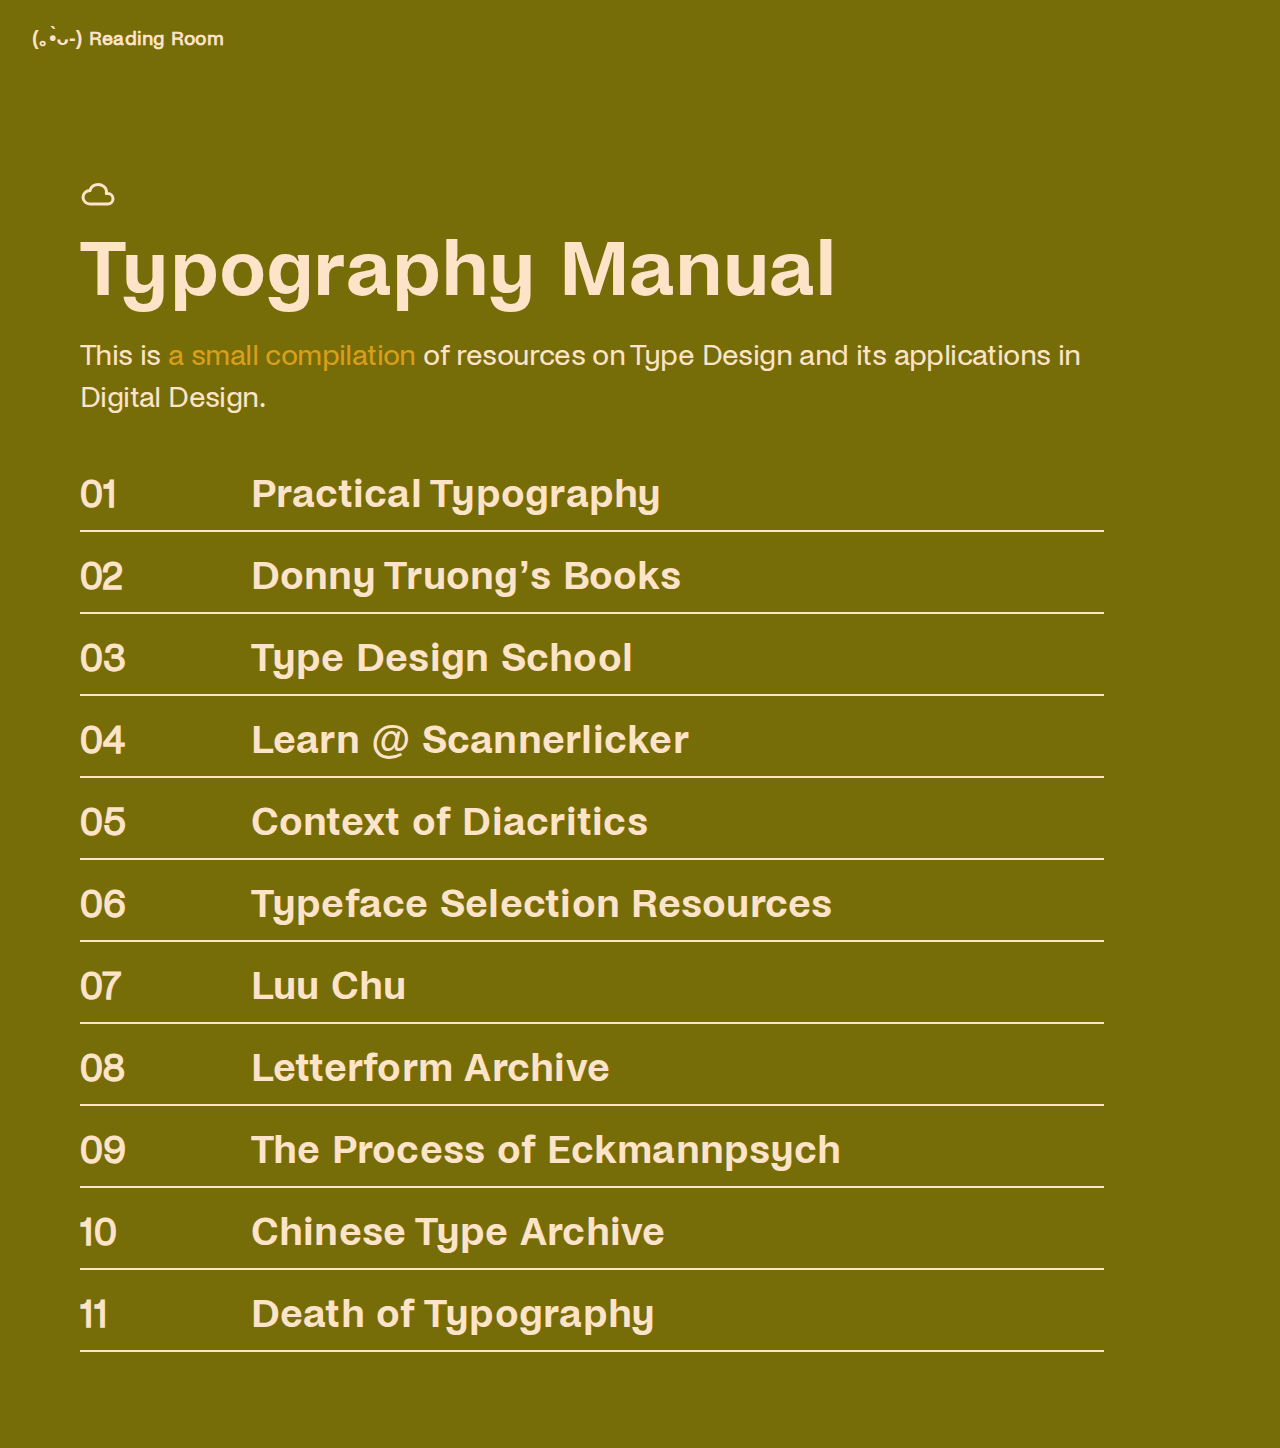
<file: typography.html>
<!doctype html>
<html class="antialiased no-js light-scheme" lang=en>
    <head>
    <meta charset=utf-8>
    <meta name=viewport content="width=device-width,initial-scale=1">
    <script>document.documentElement.className=document.documentElement.className.replace(/\bno-js\b/,'js');</script>
    <link rel="icon" href="https://dagnng.github.io/tld/favicon/favicon.png" type="image/png">
    <link rel="apple-touch-icon" sizes="128x128" href="https://dagnng.github.io/tld/favicon/icon-120.png">
    <link rel="apple-touch-icon" sizes="180x180" href="https://dagnng.github.io/tld/favicon/icon-180.png">
    <link rel=manifest href=/manifest.json>
    <meta name=msapplication-TileColor content="#ffffff">
    <meta name=msapplication-TileImage content="/img/favicon/icon-144.png">
    <meta name=theme-color content="#005BCE">
    <meta property="og:title" content="Typography Manual">
    <meta property="og:type" content="website">
    <meta property="og:url" content="https://dagnng.github.io/tld/">
    <link rel=stylesheet href="https://dagnng.github.io/tld/css/normalize.css">
    <title>Typography Manual</title>
    <script>if(window.sessionStorage){if(window.sessionStorage.getItem('color-scheme')==='dark'){document.documentElement.classList.add('dark-scheme');}}</script>
</head>
<body class="flex flex-col min-h-screen">
    <a href=#start class=sr-only>Jump to content</a>
    <header class="w-full py-8 px-6 sm:px-8 font-normal">
        <nav class="block flex items-center flex-wrap">
            <a class="flex items-center header-title" href="index.html">
            <span class="font-semibold text-xl md:text-2xl lg:text-2xl "> (｡•̀ᴗ-) Reading Room</span></a></nav>
        </header>
<main id=start class="flex-1 pb-8 pt-12 sm:px-8 px-6 w-full max-w-6xl h-entry leading-tight tracking-tight text-2xl sm:text-4xl">
    <div class="container md:max-w-5xl">
        <header class=mb-12>
            <h1 class="p-name text-3xl font-semibold sm:text-5xl md:text-6xl leading-none mb-2 sm:mr-4 inline-block py-4">
                <span class="p-subtitle block mb-2 text-darkBlue"><svg xmlns="http://www.w3.org/2000/svg" class="icon icon-tabler icon-tabler-cloud" width="36" height="36" viewBox="0 -3 24 22" stroke-width="2" stroke="currentColor" fill="none" stroke-linecap="round" stroke-linejoin="round">
                    <path stroke="none" d="M0 0h24v24H0z" fill="none"></path>
                    <path d="M6.657 18c-2.572 0 -4.657 -2.007 -4.657 -4.483c0 -2.475 2.085 -4.482 4.657 -4.482c.393 -1.762 1.794 -3.2 3.675 -3.773c1.88 -.572 3.956 -.193 5.444 .996c1.488 1.19 2.162 3.007 1.77 4.769h.99c1.913 0 3.464 1.56 3.464 3.486c0 1.927 -1.551 3.487 -3.465 3.487h-11.878"></path>
                 </svg></span>Typography Manual</h1>
                 <div class="text-2xl sm:text-3xl leading-tight content"><p>This is <a href="">a small compilation</a> of resources <a href=""> </a>on Type Design and its applications in Digital Design.</p></div>
        </header>
        <ul class=list-unstyled>
            <li class=mb-4>
                <a href="https://practicaltypography.com/" target=”_blank” class="summary-link no-underline" title="Practical Typography">
                <section class="sm:grid sm:grid-rows-1 sm:grid-cols-6 border-b-2 first:border-t-2">
                    <div class="sm:col-span-1 text-sm sm:text-2xl md:text-4xl mb-1 sm:mb-0 mr-2 sm:align-right font-semibold">01</div>
                    <h2 class="mb-2 sm:col-span-5 text-2xl md:text-4xl inline-block font-semibold">Practical Typography</h2>
                </section></a></li>
            <li class=mb-4>
                <a href="https://donnytruong.com/books/" target=”_blank” class="summary-link no-underline" title="Donny Truong’s Books">
                <section class="sm:grid sm:grid-rows-1 sm:grid-cols-6 border-b-2 first:border-t-2">
                    <div class="sm:col-span-1 text-sm sm:text-2xl md:text-4xl mb-1 sm:mb-0 mr-2 sm:align-right font-semibold">02</div>
                    <h2 class="mb-2 sm:col-span-5 text-2xl md:text-4xl inline-block font-semibold">Donny Truong’s Books</h2></section></a></li>
            <li class=mb-4>
                <a href="https://typedesignschool.com/" target=”_blank” class="summary-link no-underline" title="Type Design School">
                <section class="sm:grid sm:grid-rows-1 sm:grid-cols-6 border-b-2 first:border-t-2">
                <div class="sm:col-span-1 text-sm sm:text-2xl md:text-4xl mb-1 sm:mb-0 mr-2 sm:align-right font-semibold">03</div>
                <h2 class="mb-2 sm:col-span-5 text-2xl md:text-4xl inline-block font-semibold">Type Design School</h2></section></a></li>
            <li class=mb-4>
                <a href="https://learn.scannerlicker.net/" target=”_blank” class="summary-link no-underline" title="Learn @ Scannerlicker">
                <section class="sm:grid sm:grid-rows-1 sm:grid-cols-6 border-b-2 first:border-t-2">
                <div class="sm:col-span-1 text-sm sm:text-2xl md:text-4xl mb-1 sm:mb-0 mr-2 sm:align-right font-semibold">04</div>
                <h2 class="mb-2 sm:col-span-5 text-2xl md:text-4xl inline-block font-semibold">Learn @ Scannerlicker</h2></section></a></li>
            <li class=mb-4>
                <a href="https://www.setuptype.com/x/cod/" target=”_blank” class="summary-link no-underline" title="Context of Diacritics"><section class="sm:grid sm:grid-rows-1 sm:grid-cols-6 border-b-2 first:border-t-2">
                <div class="sm:col-span-1 text-sm sm:text-2xl md:text-4xl mb-1 sm:mb-0 mr-2 sm:align-right font-semibold">05</div>
                <h2 class="mb-2 sm:col-span-5 text-2xl md:text-4xl inline-block font-semibold">Context of Diacritics</h2></section></a></li>
            <li class=mb-4>
                <a href="https://typographica.org/on-typography/typeface-selection-resources/" target=”_blank” class="summary-link no-underline" title="Typeface Selection Resources">
                <section class="sm:grid sm:grid-rows-1 sm:grid-cols-6 border-b-2 first:border-t-2">
                    <div class="sm:col-span-1 text-sm sm:text-2xl md:text-4xl mb-1 sm:mb-0 mr-2 sm:align-right font-semibold">06</div>
                    <h2 class="mb-2 sm:col-span-5 text-2xl md:text-4xl inline-block font-semibold">Typeface Selection Resources</h2></section></a></li>
            <li class=mb-4>
                <a href="https://luuchu.com/" target=”_blank” class="summary-link no-underline" title="Luu Chu">
                <section class="sm:grid sm:grid-rows-1 sm:grid-cols-6 border-b-2 first:border-t-2">
                    <div class="sm:col-span-1 text-sm sm:text-2xl md:text-4xl mb-1 sm:mb-0 mr-2 sm:align-right font-semibold">07</div>
                    <h2 class="mb-2 sm:col-span-5 text-2xl md:text-4xl inline-block font-semibold">Luu Chu</h2></section></a></li>
            <li class=mb-4>
                <a href="https://letterformarchive.org/" target=”_blank” class="summary-link no-underline" title="Letterform Archive">
                <section class="sm:grid sm:grid-rows-1 sm:grid-cols-6 border-b-2 first:border-t-2">
                    <div class="sm:col-span-1 text-sm sm:text-2xl md:text-4xl mb-1 sm:mb-0 mr-2 sm:align-right font-semibold">08</div>
                    <h2 class="mb-2 sm:col-span-5 text-2xl md:text-4xl inline-block font-semibold">Letterform Archive</h2></section></a></li>
            <li class=mb-4>
                <a href="https://ohnotype.co/blog/the-process-of-eckmannpsych" target=”_blank” class="summary-link no-underline" title="The Process of Eckmannpsych">
                <section class="sm:grid sm:grid-rows-1 sm:grid-cols-6 border-b-2 first:border-t-2">
                    <div class="sm:col-span-1 text-sm sm:text-2xl md:text-4xl mb-1 sm:mb-0 mr-2 sm:align-right font-semibold">09</div>
                    <h2 class="mb-2 sm:col-span-5 text-2xl md:text-4xl inline-block font-semibold">The Process of Eckmannpsych</h2></section></a></li>
            <li class=mb-4>
                <a href="https://chinesetypearchive.com/#/" target=”_blank class="summary-link no-underline" title="Chinese Type Archive">
                <section class="sm:grid sm:grid-rows-1 sm:grid-cols-6 border-b-2 first:border-t-2">
                    <div class="sm:col-span-1 text-sm sm:text-2xl md:text-4xl mb-1 sm:mb-0 mr-2 sm:align-right font-semibold">10</div>
                    <h2 class="mb-2 sm:col-span-5 text-2xl md:text-4xl inline-block font-semibold">Chinese Type Archive</h2></section></a></li>
            <li class=mb-4>
                <a href="https://deathoftypography.com/" target=”_blank class="summary-link no-underline" title="Death of Typography">
                <section class="sm:grid sm:grid-rows-1 sm:grid-cols-6 border-b-2 first:border-t-2">
                    <div class="sm:col-span-1 text-sm sm:text-2xl md:text-4xl mb-1 sm:mb-0 mr-2 sm:align-right font-semibold">11</div>
                    <h2 class="mb-2 sm:col-span-5 text-2xl md:text-4xl inline-block font-semibold">Death of Typography</h2></section></a></li></ul>
<footer class=" Footer mt-4 py-8 px-4 sm:px-6 text-sm font-normal sm:flex sm:content-between justify-between">
   
</footer>
            
<script></script>
<script>function espaceFine(searchNode){var regex=new RegExp(/(\u00AB|\u2014)(?:\s+)?|(?:\s+)?([\?!:;\u00BB])/g),espace='<span style="font-size: 0.33em">&nbsp;</span>',balisesExclues='html,head,style,title,link,meta,script,object,iframe,pre,code,textarea,noscript';if(!searchNode)searchNode=document.body;var _nodes,_nodeActuel,_parent,_fragment,_isNodeList=(typeof searchNode==='object'&&/^\[object (HTMLCollection|NodeList|Object)\]$/.test(Object.prototype.toString.call(searchNode))&&(Object.prototype.hasOwnProperty.call(searchNode,'length'))&&(searchNode.length===0||(typeof searchNode[0]==="object"&&searchNode[0].nodeType>0))),_nodes=_isNodeList?searchNode:searchNode.childNodes,_nodeIndex=_nodes.length,_balisesExclues=balisesExclues.split(',');while(_nodeIndex--){_nodeActuel=_nodes[_nodeIndex];if(_nodeActuel==document.body){continue;}
if(_nodeActuel.nodeType===1&&_balisesExclues.indexOf(_nodeActuel.nodeName.toLowerCase())===-1){espaceFine(_nodeActuel);}
if(_nodeActuel.nodeType!==3||!regex.test(_nodeActuel.data)){continue;}
_parent=_nodeActuel.parentNode;_fragment=(function(){var html=_nodeActuel.data.replace(regex,"$1"+espace+"$2"),wrap=document.createElement('div'),frag=document.createDocumentFragment();wrap.innerHTML=html;while(wrap.firstChild){frag.appendChild(wrap.firstChild);}
return frag;})();_parent.insertBefore(_fragment,_nodeActuel);_parent.removeChild(_nodeActuel);}}
if(document.documentElement.getAttribute('lang').match(/^fr/)){espaceFine();}</script></body></html>
</file>
